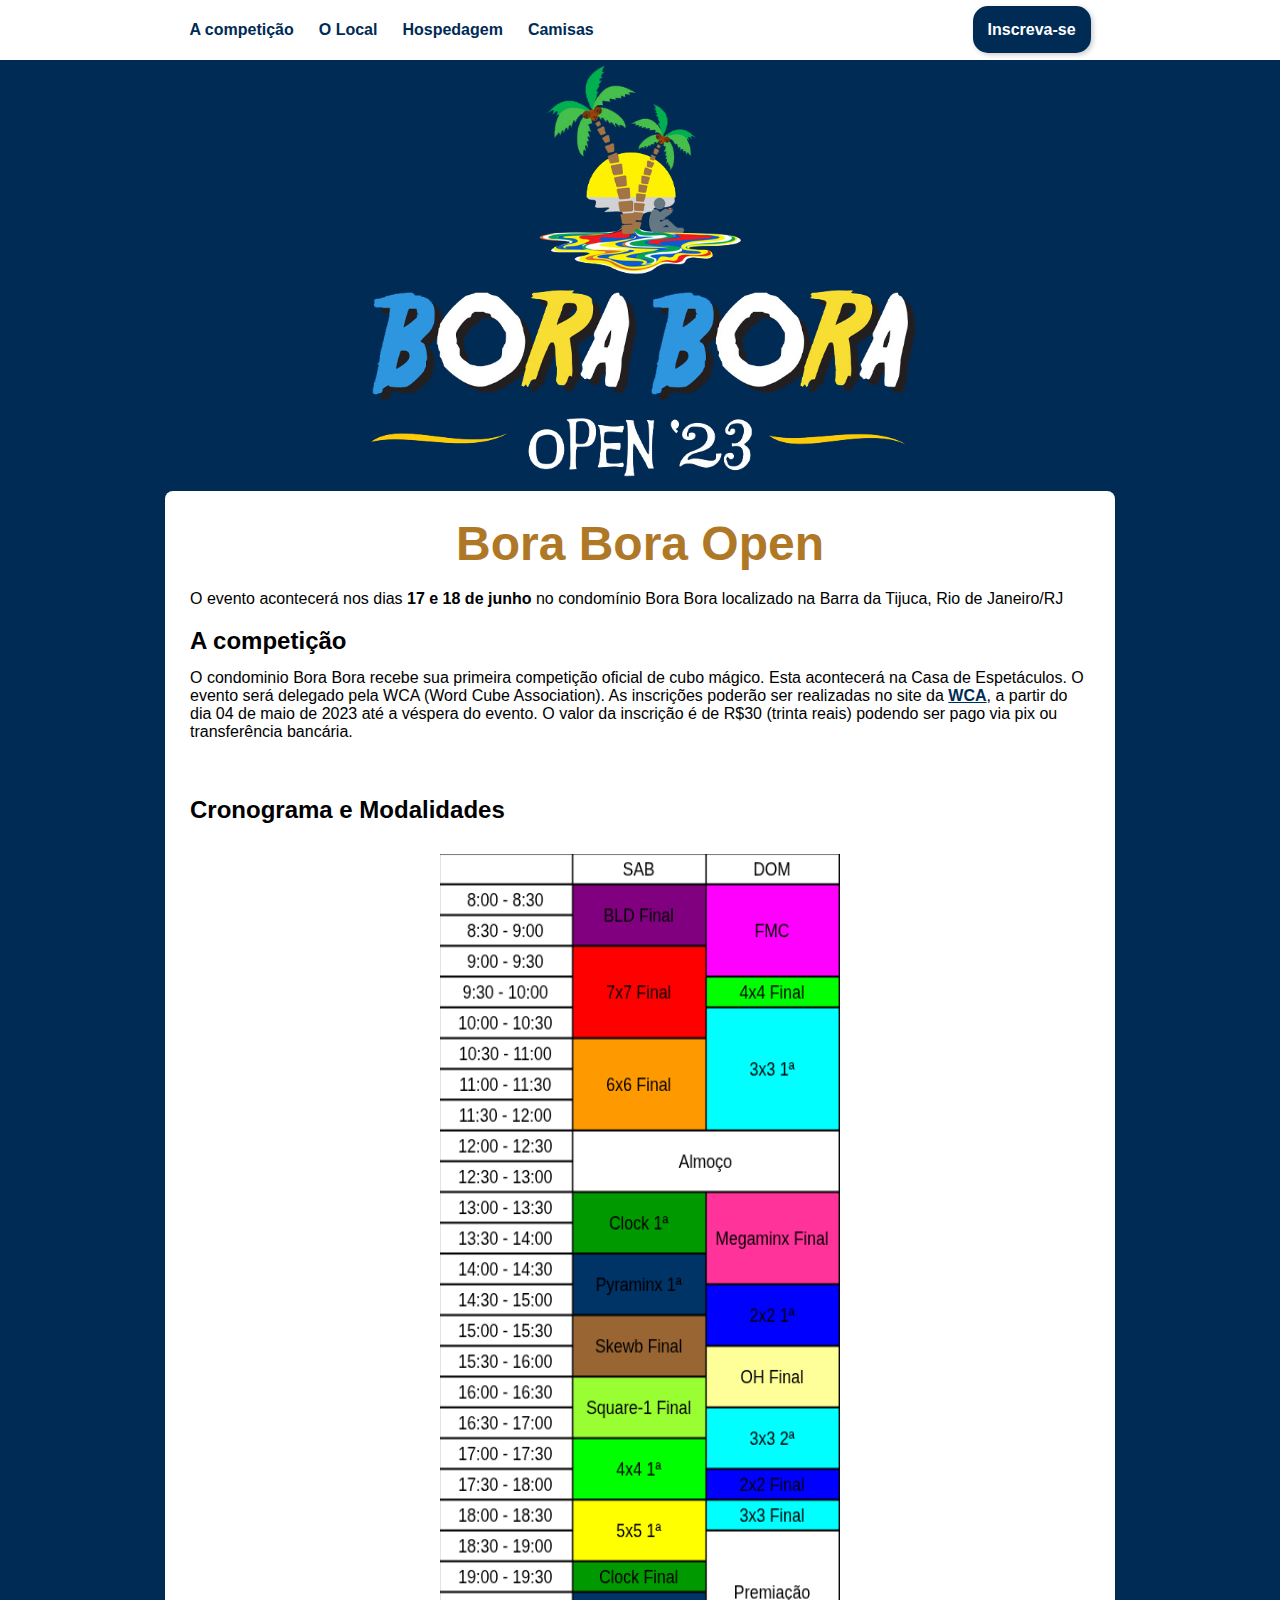
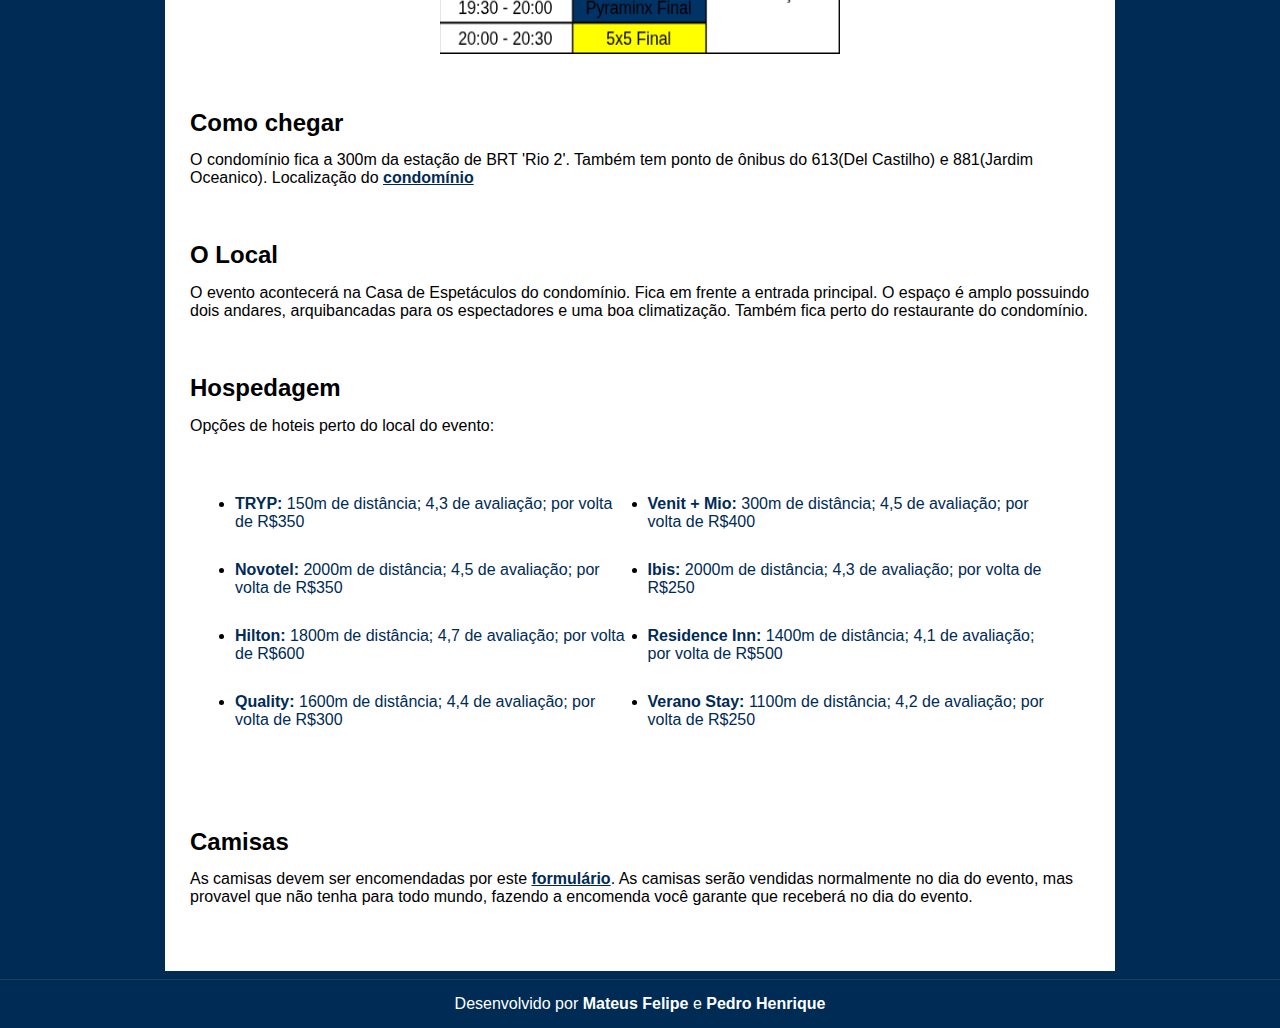
<file: index.html>
<!DOCTYPE html>
<html lang="pt-BR">
<head>
    <meta charset="UTF-8">
    <meta http-equiv="X-UA-Compatible" content="IE=edge">
    <meta name="viewport" content="width=device-width, initial-scale=1.0">
    <title>Bora Bora Open</title>

    <link rel="stylesheet" href="css/reset.css">
    <link rel="stylesheet" href="css/style.css">

    <script src="js/functions.js" defer></script>
</head>
<body>
    <nav>
        <ul>
            <li><a href="#competicao" class="menu-item">A competição</a></li>
            <li><a href="#local" class="menu-item">O Local</a></li>
            <li><a href="#Hospedagem" class="menu-item">Hospedagem</a></li>
            <li><a href="#Camisas" class="menu-item">Camisas</a></li>
        </ul>
        <div>
            <a href="https://www.worldcubeassociation.org/competitions/BoraBoraOpen2023" target="_blank" class="btn-blue" rel="noopener">Inscreva-se</a>
        </div>
    </nav>

    <main>
        <div class="banner">
            <img src="img/banner.jpg" alt="Banner do evento">
        </div>

        <article>
            <div class="pageTitle">
                <h1>Bora Bora Open</h1>
                <p class="subTitle">
                    O evento acontecerá nos dias <strong>17 e 18 de junho</strong> no condomínio Bora Bora localizado
                    na Barra da Tijuca, Rio de Janeiro/RJ
                </p>
            </div>

            <section>
                <div class="secondTitle">
                    <h2 id="competicao">A competição</h2>
                </div>
                <p clas="content">O condominio Bora Bora recebe sua primeira competição oficial de cubo mágico. 
                    Esta acontecerá na Casa de Espetáculos. O evento será delegado pela WCA (Word Cube Association). 
                    As inscrições poderão ser realizadas no site da <a href = "https://www.worldcubeassociation.org/competitions/BoraBoraOpen2023" target = "_blank" rel="noopener">WCA</a>, a partir do dia 04 de maio de 2023 até a véspera do evento. 
                    O valor da inscrição é de R$30 (trinta reais) podendo ser pago via pix ou transferência bancária.</p>
            </section>

            <section>
                <div class="secondTitle" id="modalidades">
                    <h2 id="CronoMod">Cronograma e Modalidades</h2>
                    <div id="tabelaCanvas">
                        <script src="libraries/p5/p5.js"></script>
                        <script src="js/tabela.js"></script>
                    </div>
                    <!-- <img id='tabela' src="https://cdn.discordapp.com/attachments/711443273192833054/1098402790084186172/comp_bb.jpeg" alt="Tabela Cronograma"> -->
                </div>
            </section>

            <section>
                <div class="secondTitle" id="comochegar">
                    <h2>Como chegar</h2>
                </div>
                <p clas="content">
                    O condomínio fica a 300m da estação de BRT 'Rio 2'. 
                    Também tem ponto de ônibus do 613(Del Castilho) e 881(Jardim Oceanico).
                    Localização do <a href="https://goo.gl/maps/te2Pmr6dTnufmLkt5" title="Localização do evento" rel="noopener" target="_blank">condomínio</a>
                </p>
            </section>

            <section>
                <div class="secondTitle" id="local">
                    <h2>O Local</h2>
                </div>
                <p clas="content">
                    O evento acontecerá na Casa de Espetáculos do condomínio. Fica em frente a entrada principal. 
                    O espaço é amplo possuindo dois andares, arquibancadas para os espectadores e uma boa climatização.
                    Também fica perto do restaurante do condomínio.
                </p>
            </section>
            
            <section>
                <div class="secondTitle" name="local">
                    <h2 id="Hospedagem">Hospedagem</h2>
                    <p>Opções de hoteis perto do local do evento:</p>
                </div>
                <div class="hoteis">
                    <ul>
                        <li><a href = "https://goo.gl/maps/bmzHE5JaiHdZJqku9" rel="noopener" target = "_blank"><strong>TRYP:</strong> 150m de distância; 4,3 de avaliação; por volta de R$350</a></li>
                        <li><a href = "https://goo.gl/maps/upocrZfdfAXTXE7F7" rel="noopener" target = "_blank"><strong>Venit + Mio:</strong> 300m de distância; 4,5 de avaliação; por volta de R$400</a></li>
                        <li><a href = "https://goo.gl/maps/18Tth3qA5F9iAoFNA" rel="noopener" target = "_blank"><strong>Novotel:</strong> 2000m de distância; 4,5 de avaliação; por volta de R$350</a></li>
                        <li><a href = "https://goo.gl/maps/pe1yEtkHD1XkxKvF9" rel="noopener" target = "_blank"><strong>Ibis:</strong> 2000m de distância; 4,3 de avaliação; por volta de R$250</a></li>
                        <li><a href = "https://goo.gl/maps/ME7xKpKvLnJZXGhX7" rel="noopener" target = "_blank"><strong>Hilton:</strong> 1800m de distância; 4,7 de avaliação; por volta de R$600</a></li>
                        <li><a href = "https://goo.gl/maps/nHjDq55XCQa4K3ZD6" rel="noopener" target = "_blank"><strong>Residence Inn:</strong> 1400m de distância; 4,1 de avaliação; por volta de R$500</a></li>
                        <li><a href = "https://goo.gl/maps/xg8XmNPF4Y1Cd3Vo9" rel="noopener" target = "_blank"><strong>Quality:</strong> 1600m de distância; 4,4 de avaliação; por volta de R$300</a></li>
                        <li><a href = "https://goo.gl/maps/oznpukdMHnu8rfwb7" rel="noopener" target = "_blank"><strong>Verano Stay:</strong> 1100m de distância; 4,2 de avaliação; por volta de R$250</a></li>
                    </ul>
                </div>
                </p>
            </section>

            <section>
                <div class="secondTitle" name="camisas">
                    <h2 id="Camisas">Camisas</h2>
                    <p>As camisas devem ser encomendadas por este <a href = "https://goo.gl/maps/te2Pmr6dTnufmLkt5" target = "_blank" rel="noopener">formulário</a>. As camisas serão vendidas normalmente no dia do evento, mas provavel que não tenha para todo mundo, fazendo a encomenda você garante que receberá no dia do evento.</p>
            </section>
        </article>
    </main>

    <footer>
        <p>Desenvolvido por <a href="https://www.linkedin.com/in/mateus-felipe-dos-santos/">Mateus Felipe</a> e <a href="#">Pedro Henrique</a></p>
    </footer>
</body>
</html>
</file>
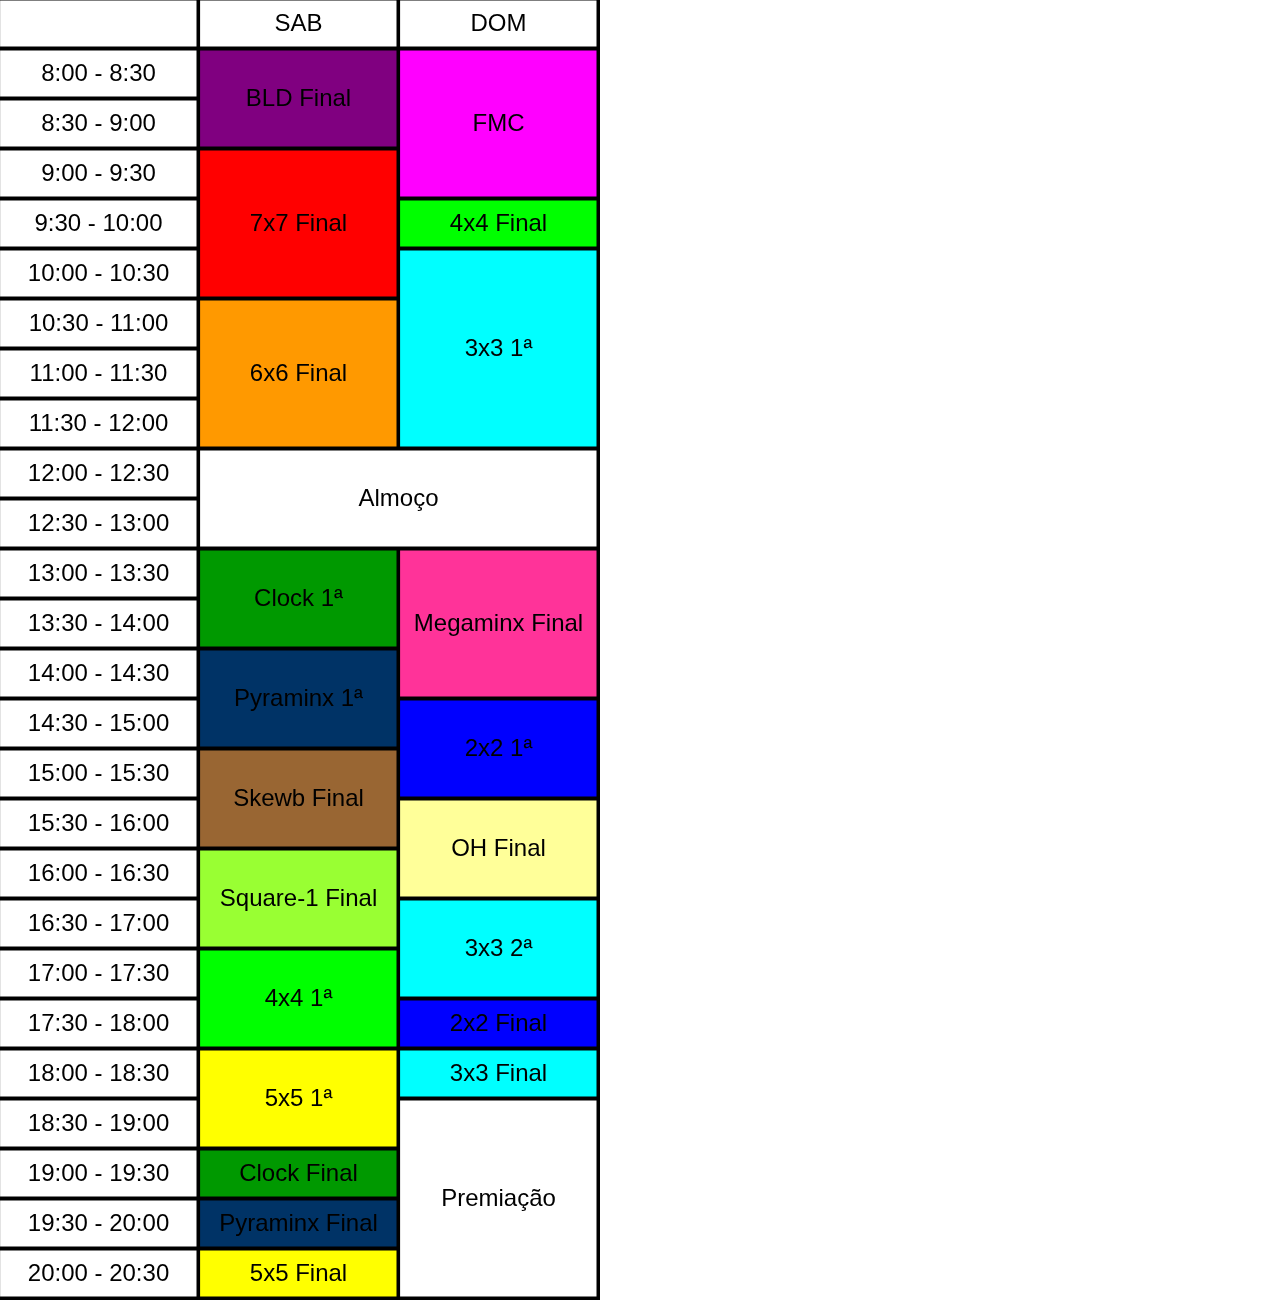
<file: test/index.html>
<!DOCTYPE html>
<html lang="">

<head>
    <meta charset="utf-8">
    <meta name="viewport" content="width=device-width, initial-scale=1.0">

    <title>p5.js example</title>

    <style>
        body {
            padding: 0;
            margin: 0;
        }
    </style>
    <script src="libraries/p5/p5.js"></script>
    <script src="tabela.js"></script>
</head>

<body>
  <main>
  </main>
</body>

</html>
</file>
<file: css/style.css>
:root{
    --color-01: #fff;
    --color-02: #000;
    --dark-blue-bb: #002B55;
    --clear-blue-bb: #adcff0;
    --yellow-bb: #AF7827;
    --clear-yellow-bb: #fdcb818f;
    --active: #8e00ae;

    --nav-height: 60px;
    --nav-gap: 25px;
}

/* - Geral - */

body{
    background-color: var(--dark-blue-bb);
}

h2{
    margin: .6em 0;
}

a{
    color: var(--dark-blue-bb);
    font-weight: bold;
}

a:hover{
    text-decoration: underline;
    color: var(--yellow-bb);
}

section{
    padding-bottom: 2.5rem;
}

/* - Final Geral - */

/* - Botões - */
.btn-blue{
    text-decoration: none;
    padding: 15px;
    border-radius: 15px;
    background-color: var(--dark-blue-bb);
    color: var(--color-01);
    box-shadow: 2px 2px 5px rgba(0,0,0,0.2);
}

.btn-blue:active{
    background-color: var(--yellow-bb);
    color: var(--dark-blue-bb);
}

.btn-blue:hover{
    text-decoration: none !important;
    background-color: var(--yellow-bb);
    color: var(--dark-blue-bb);
}
/* - Final Botões - */

nav{
    display: flex;
    justify-content: space-around;
    align-items: center;
    height: var(--nav-height);
    box-shadow: 0 2px 5px rgba(0,0,0,0.2);
    background-color: var(--color-01);
}

nav > ul{
    list-style: none;
    display: flex;
    gap:var(--nav-gap);
}

nav .menu-item{
    text-decoration: none;
    color: var(--dark-blue-bb);
    transition: all 0.2s ease;
}

nav .menu-item:hover{
    color: var(--yellow-bb);
    border-bottom: 2px solid #AF7827;
}

main > .banner{
    max-width: 100vw;
}
main > .banner img{
    width: 100%;
}

main > article{
    max-width: 900px;
    width: 100%;
    min-width: 350px;
    margin: 0 auto;
    padding: 25px;
    background-color: var(--color-01);
    border-top-right-radius: 8px;
    border-top-left-radius: 8px;
}

main > article .pageTitle h1{
    text-align: center;
    font-size: 3em;
    color: var(--yellow-bb);
}

main > article .subTitle{
    margin: 1.2em 0;
    
}

footer{
    border-top: 1px solid rgba(154, 154, 154, 0.176);
    margin-top: 0.5em;
}

footer > p {
    color: var(--color-01);
    text-align: center;
    padding: 15px;
}

footer > p > a{
    color: var(--color-01);
    text-decoration: none;
}

/* - Hoteis - */
main .hoteis{
    padding: 45px;
    border-radius: 15px;
}

main .hoteis ul{
    display: grid;
    grid-template-columns: repeat(2, 1fr);
    gap:15px;
}

main .hoteis li{
    padding-top: 15px;
}

main .hoteis a{
    color: var(--dark-blue-bb);
    font-weight: normal !important;
    text-decoration: none !important;
}

main .hoteis a:hover{
    color: var(--yellow-bb);
}

main .hoteis a:visited{
    color: var(--active);
}
/* - Final dos Hoteis - */


/* - Modal - */
/* 
#modal{
    display: none;
    position: fixed;
    z-index: 1;
    padding-top:80px;
    width: 100%;
    height: 100%;
    left: 0;
    top: 0;
    background-color: rgba(0,0,0,0.8);
    overflow: auto;
}

#flex-modal{
    display: flex;
    justify-content: center;
    align-items: center;
}

#closeModal{
    color: var(--color-01);
    font-size: 2.5em;
    position: fixed;
    right: 30px;
    top: 50px;
    cursor: pointer;
}

#imgModal{
    width: 100%;
    max-width: 800px;
    min-width: 380px;
    border-radius: 15px;
}
*/
/* - Final Modal - */



/* - Canva - */
#tabelaCanvas{
    display: flex;
    justify-content: center;
    align-items: center;
}

#defaultCanvas0{
    display: block;
    padding-top: 1em;
    width: 400px !important;
    height: 800px !important;
}
/* - Final Canva - */
</file>
